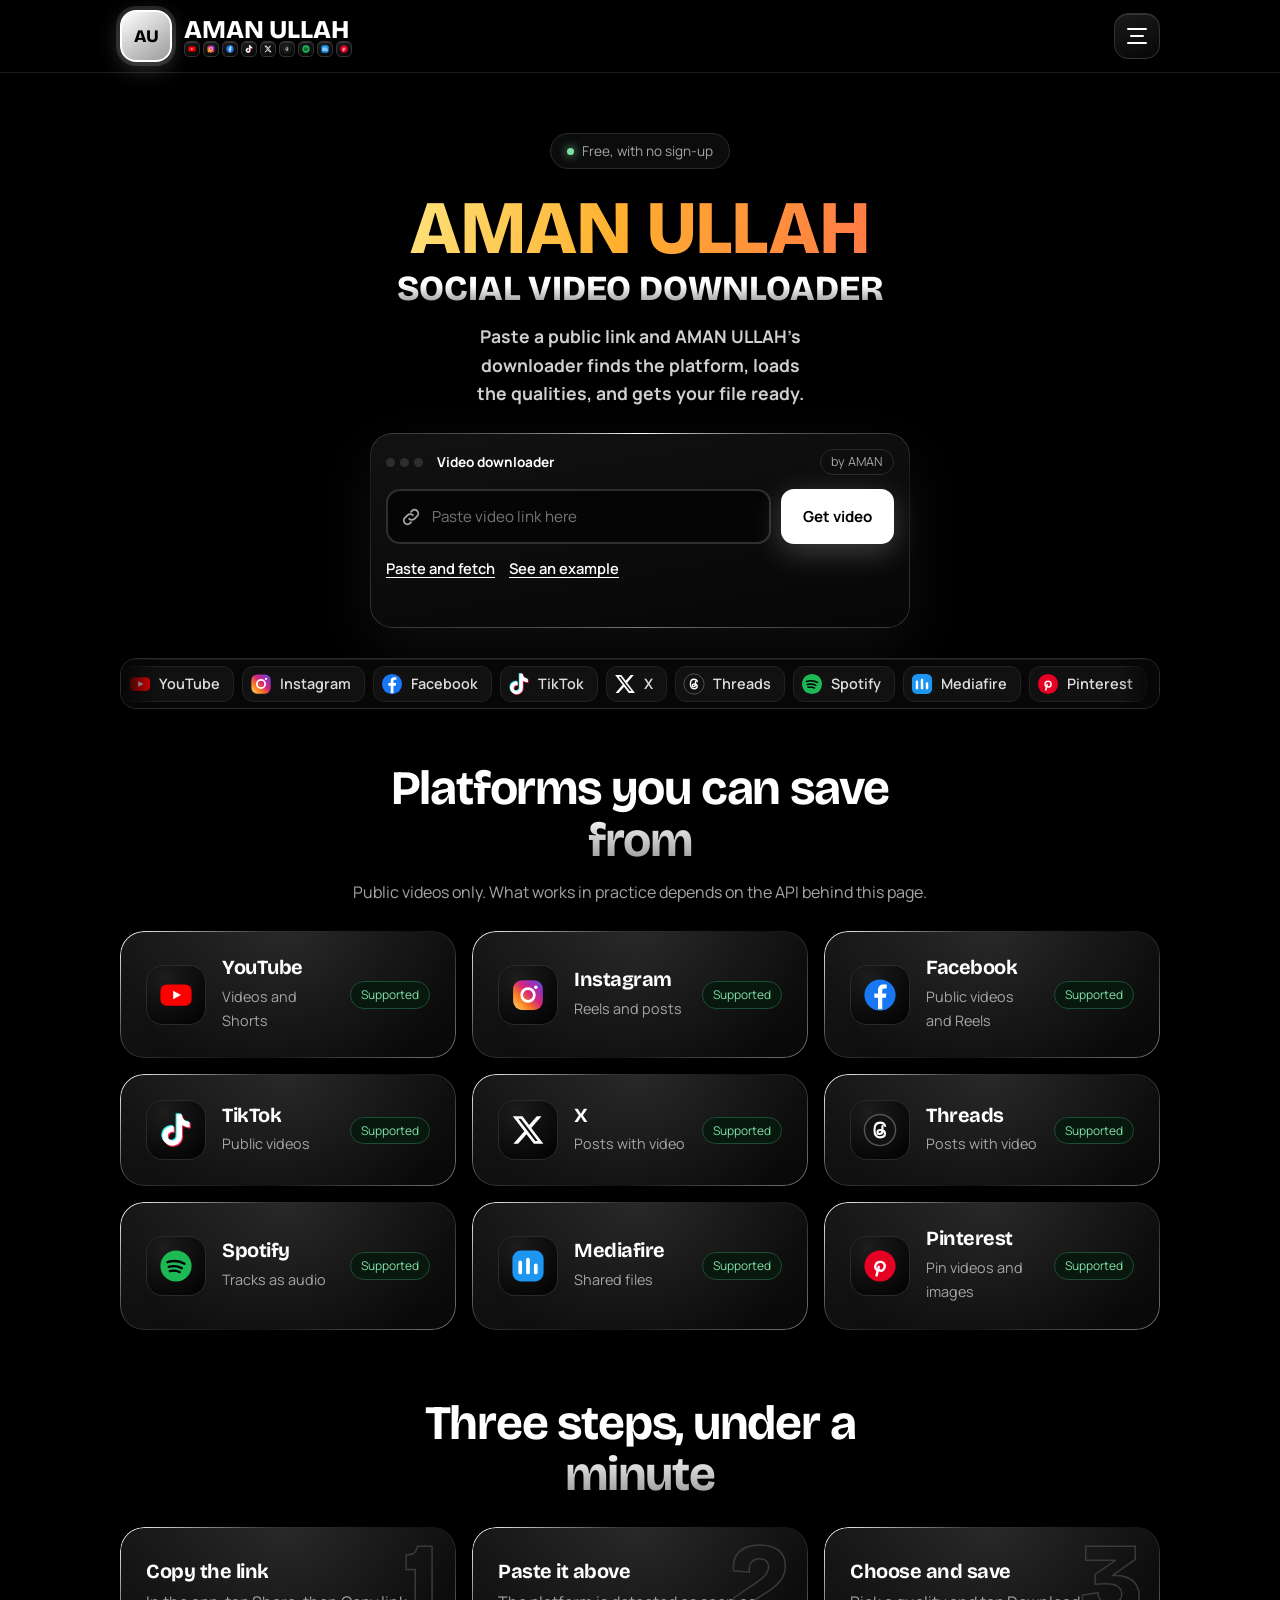
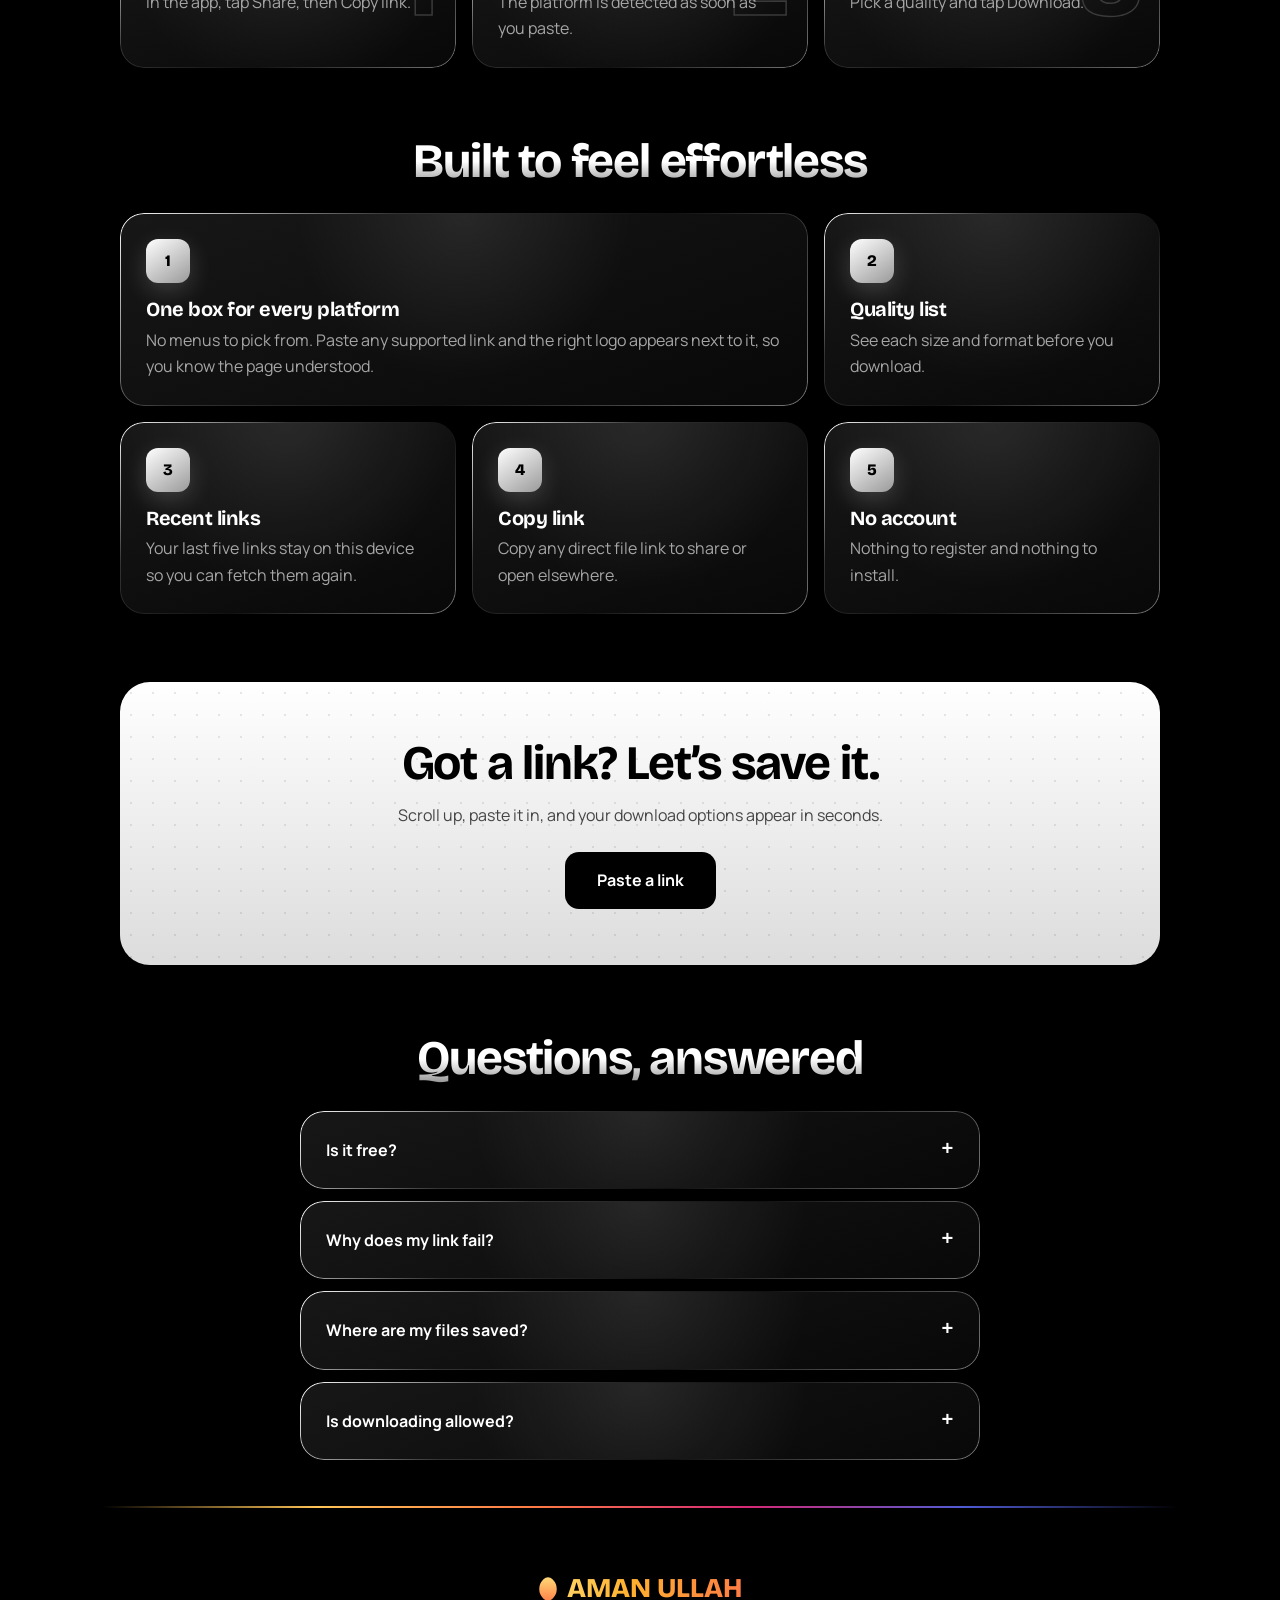
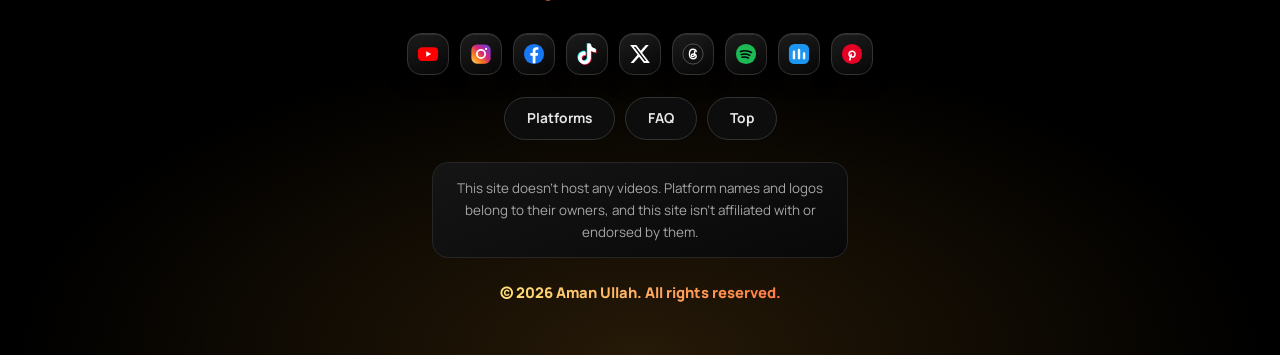
<file: index.html>
<!DOCTYPE html>
<html lang="en">
<head>
<meta charset="utf-8">
<meta name="viewport" content="width=device-width, initial-scale=1, viewport-fit=cover">
<title>Aman Ullah – Social media video downloader</title>
<link rel="icon" href="https://i.postimg.cc/nLYMY7Tn/file-000000001d2c8208af5e5e9d321af177.png">
<link href="https://fonts.googleapis.com/css2?family=Bricolage+Grotesque:wght@500;700;800&family=Manrope:wght@400;500;700&display=swap" rel="stylesheet">
<link rel="stylesheet" href="style.css">
</head>
<body>
<header><div class="wrap nav">
<div class="brand"><img class="av" src="https://i.postimg.cc/nLYMY7Tn/file-000000001d2c8208af5e5e9d321af177.png" alt="Aman Ullah" width="76" height="76" onerror="this.replaceWith(Object.assign(document.createElement('span'),{className:'av ph',textContent:'AU'}))"><div class="bt"><a class="logo" href="#top"><i></i>AMAN ULLAH</a><div class="bicons" aria-label="Supported platforms"><span data-ic="youtube"></span><span data-ic="instagram"></span><span data-ic="facebook"></span><span data-ic="tiktok"></span><span data-ic="x"></span><span data-ic="threads"></span><span data-ic="spotify"></span><span data-ic="mediafire"></span><span data-ic="pinterest"></span></div></div></div>
<button class="burger" id="burger" type="button" aria-label="Open menu" aria-expanded="false" aria-controls="side"><span></span><span></span><span></span></button>
</div></header>
<div class="scrim" id="scrim"></div>
<aside class="side" id="side" aria-hidden="true" aria-label="Menu">
<div class="sh"><b>AMAN ULLAH</b><button class="sx" id="sclose" type="button" aria-label="Close menu"><svg viewBox="0 0 24 24" fill="none" stroke="currentColor" stroke-width="2.2" stroke-linecap="round"><path d="M6 6l12 12M18 6L6 18"/></svg></button></div>
<nav class="sl"><a href="#top">Home</a><a href="#platforms">Platforms</a><a href="#how">How it works</a><a href="#features">Features</a><a href="#faq">FAQ</a></nav>
<div class="sp"><img src="[data-uri]" alt="Aman Ullah" width="64" height="80"><div><b>Hi, I’m Aman Ullah</b><p>I built this downloader to make saving videos simple: one box, clear quality choices, no sign-up.</p><div class="spb"><span>Free</span><span>No account</span><span>Works on phones</span></div></div></div>
<div class="sc"><small>Follow and explore</small>
<a class="sk" href="https://whatsapp.com/channel/0029Vb8Hsxs72WU1Dx57eu1q" target="_blank" rel="noopener"><span class="si" data-ic="whatsapp"></span>WhatsApp Channel</a>
<a class="sk" href="https://t.me/amaantechzone" target="_blank" rel="noopener"><span class="si" data-ic="telegram"></span>Telegram</a>
<a class="sk" href="https://www.tiktok.com/@amanullah.736" target="_blank" rel="noopener"><span class="si" data-ic="tiktok"></span>TikTok</a>
<a class="sk" href="https://www.google.com/search?q=aman-tools46" target="_blank" rel="noopener"><span class="si" data-ic="toolkit"></span>Aman Toolkit</a>
<a class="sk" href="https://www.google.com/search?q=amanullah-visual46" target="_blank" rel="noopener"><span class="si" data-ic="portfolio"></span>Aman Portfolio</a>
</div>
<div class="sf"><div class="sicons" hidden><span data-ic="youtube"></span><span data-ic="instagram"></span><span data-ic="facebook"></span><span data-ic="tiktok"></span><span data-ic="x"></span><span data-ic="threads"></span><span data-ic="spotify"></span><span data-ic="mediafire"></span><span data-ic="pinterest"></span></div><p>© 2026 Aman Ullah</p></div>
</aside>
<main id="top">
<div class="wrap hero">
<div class="pill"><b></b>Free, with no sign-up</div>
<h1><span class="nm">AMAN ULLAH</span><span class="sub">SOCIAL VIDEO DOWNLOADER</span></h1>
<p class="lead">Paste a public link and AMAN ULLAH’s downloader finds the platform, loads the qualities, and gets your file ready.</p>
<div class="tool"><div class="thead"><span class="dots"><i></i><i></i><i></i></span><b>Video downloader</b><em>by AMAN</em></div>
<div class="box">
<label class="field"><span class="slot" id="slot"></span>
<input id="url" type="url" inputmode="url" placeholder="Paste video link here" autocomplete="off" aria-label="Video link"></label>
<button class="go" id="go">Get video</button>
</div>
<div class="row">
<button class="lnk" id="paste" type="button">Paste and fetch</button>
<button class="lnk" id="demo" type="button">See an example</button>
<span id="hint"></span>
</div>
<div class="msg" id="msg" role="status" aria-live="polite"></div>
<div class="skel" id="skel" hidden></div>
<div class="result" id="result" hidden>
<div class="head"><div><h4 id="title"></h4><p id="meta"></p></div></div>
<div class="player"><video id="player" controls playsinline preload="metadata"></video></div>
<div id="formats"></div>
</div>
</div>
<div class="marq" aria-label="Supported platforms"><div class="track"><div class="chipl"><span data-ic="youtube"></span>YouTube</div><div class="chipl"><span data-ic="instagram"></span>Instagram</div><div class="chipl"><span data-ic="facebook"></span>Facebook</div><div class="chipl"><span data-ic="tiktok"></span>TikTok</div><div class="chipl"><span data-ic="x"></span>X</div><div class="chipl"><span data-ic="threads"></span>Threads</div><div class="chipl"><span data-ic="spotify"></span>Spotify</div><div class="chipl"><span data-ic="mediafire"></span>Mediafire</div><div class="chipl"><span data-ic="pinterest"></span>Pinterest</div><div class="chipl" aria-hidden="true"><span data-ic="youtube"></span>YouTube</div><div class="chipl" aria-hidden="true"><span data-ic="instagram"></span>Instagram</div><div class="chipl" aria-hidden="true"><span data-ic="facebook"></span>Facebook</div><div class="chipl" aria-hidden="true"><span data-ic="tiktok"></span>TikTok</div><div class="chipl" aria-hidden="true"><span data-ic="x"></span>X</div><div class="chipl" aria-hidden="true"><span data-ic="threads"></span>Threads</div><div class="chipl" aria-hidden="true"><span data-ic="spotify"></span>Spotify</div><div class="chipl" aria-hidden="true"><span data-ic="mediafire"></span>Mediafire</div><div class="chipl" aria-hidden="true"><span data-ic="pinterest"></span>Pinterest</div></div></div>
</div>
<section class="s" id="platforms"><div class="wrap">
<div class="hc"><h2>Platforms you can save from</h2><p class="muted">Public videos only. What works in practice depends on the API behind this page.</p></div>
<div class="grid">
<div class="card plat" style="--c:#ff2a2a"><div class="tile" data-ic="youtube"></div><div><h3>YouTube</h3><p>Videos and Shorts</p></div><span class="tag">Supported</span></div>
<div class="card plat" style="--c:#d62976"><div class="tile" data-ic="instagram"></div><div><h3>Instagram</h3><p>Reels and posts</p></div><span class="tag">Supported</span></div>
<div class="card plat" style="--c:#1877f2"><div class="tile" data-ic="facebook"></div><div><h3>Facebook</h3><p>Public videos and Reels</p></div><span class="tag">Supported</span></div>
<div class="card plat" style="--c:#25f4ee"><div class="tile" data-ic="tiktok"></div><div><h3>TikTok</h3><p>Public videos</p></div><span class="tag">Supported</span></div>
<div class="card plat"><div class="tile" data-ic="x"></div><div><h3>X</h3><p>Posts with video</p></div><span class="tag">Supported</span></div>
<div class="card plat"><div class="tile" data-ic="threads"></div><div><h3>Threads</h3><p>Posts with video</p></div><span class="tag">Supported</span></div>
<div class="card plat" style="--c:#1db954"><div class="tile" data-ic="spotify"></div><div><h3>Spotify</h3><p>Tracks as audio</p></div><span class="tag">Supported</span></div>
<div class="card plat" style="--c:#1d96f2"><div class="tile" data-ic="mediafire"></div><div><h3>Mediafire</h3><p>Shared files</p></div><span class="tag">Supported</span></div>
<div class="card plat" style="--c:#e60023"><div class="tile" data-ic="pinterest"></div><div><h3>Pinterest</h3><p>Pin videos and images</p></div><span class="tag">Supported</span></div>
</div>
</div></section>
<section class="s" id="how"><div class="wrap">
<div class="hc"><h2>Three steps, under a minute</h2></div>
<div class="grid steps">
<div class="card"><h3>Copy the link</h3><p class="muted">In the app, tap Share, then Copy link.</p></div>
<div class="card"><h3>Paste it above</h3><p class="muted">The platform is detected as soon as you paste.</p></div>
<div class="card"><h3>Choose and save</h3><p class="muted">Pick a quality and tap Download.</p></div>
</div>
</div></section>
<section class="s" id="features"><div class="wrap">
<div class="hc"><h2>Built to feel effortless</h2></div>
<div class="bento">
<div class="card"><div class="ico">1</div><h3>One box for every platform</h3><p class="muted">No menus to pick from. Paste any supported link and the right logo appears next to it, so you know the page understood.</p></div>
<div class="card"><div class="ico">2</div><h3>Quality list</h3><p class="muted">See each size and format before you download.</p></div>
<div class="card"><div class="ico">3</div><h3>Recent links</h3><p class="muted">Your last five links stay on this device so you can fetch them again.</p></div>
<div class="card"><div class="ico">4</div><h3>Copy link</h3><p class="muted">Copy any direct file link to share or open elsewhere.</p></div>
<div class="card"><div class="ico">5</div><h3>No account</h3><p class="muted">Nothing to register and nothing to install.</p></div>
</div>
</div></section>
<section class="s"><div class="wrap"><div class="band">
<h2>Got a link? Let’s save it.</h2><p>Scroll up, paste it in, and your download options appear in seconds.</p><a href="#top">Paste a link</a>
</div></div></section>
<section class="s" id="faq"><div class="wrap" style="max-width:720px">
<div class="hc"><h2>Questions, answered</h2></div>
<details class="card"><summary>Is it free?</summary><p>Yes. Paste a link and download without paying or creating an account.</p></details>
<details class="card"><summary>Why does my link fail?</summary><p>Private videos, deleted posts and some age-restricted content can’t be fetched. Check that the video opens without logging in.</p></details>
<details class="card"><summary>Where are my files saved?</summary><p>In your device’s normal downloads folder, or where your browser asks you to save them.</p></details>
<details class="card"><summary>Is downloading allowed?</summary><p>Only save videos you own or have permission to use. Respect each platform’s terms and the creator’s copyright.</p></details>
</div></section>
</main>
<footer><div class="wrap fg">
<div><a class="logo" href="#top" style="margin-bottom:10px"><i></i>AMAN ULLAH</a>
<p>This site doesn’t host any videos. Platform names and logos belong to their owners, and this site isn’t affiliated with or endorsed by them.</p><p style="margin-top:10px">© 2026 Aman Ullah. All rights reserved.</p></div>
<div class="flinks"><a href="#platforms">Platforms</a><a href="#faq">FAQ</a><a href="#top">Top</a></div><div class="fico" aria-label="Supported platforms"><span data-ic="youtube"></span><span data-ic="instagram"></span><span data-ic="facebook"></span><span data-ic="tiktok"></span><span data-ic="x"></span><span data-ic="threads"></span><span data-ic="spotify"></span><span data-ic="mediafire"></span><span data-ic="pinterest"></span></div>
</div></footer>
<script src="script.js"></script>
</body>
</html>
</file>
<file: style.css>
:root{
box-sizing:border-box;padding-top:env(safe-area-inset-top,0px);padding-bottom:env(safe-area-inset-bottom,0px);
--bg:#000;--card:#0c0c0c;--card2:#151515;--line:#2a2a2a;--ink:#fff;--muted:#a6a6a6;--err:#ff7b7b;--ok:#7ee0a5;
--head:"Bricolage Grotesque","Segoe UI",system-ui,sans-serif;--body:"Manrope","Segoe UI",system-ui,sans-serif;color-scheme:dark;
}
*{box-sizing:border-box}
html{scroll-behavior:smooth;scroll-padding-top:calc(env(safe-area-inset-top,0px) + 72px);background:#000}
body{margin:0;background:var(--bg);color:var(--ink);font:16px/1.65 var(--body);overflow-x:clip}
body::before{content:"";position:fixed;inset:0 0 auto;height:env(safe-area-inset-top,0px);background:#000;z-index:30}
[hidden]{display:none!important}
.wrap{max-width:1080px;margin:0 auto;padding:0 20px}
h1,h2,h3{font-family:var(--head);margin:0;line-height:1.08;letter-spacing:-.025em}
h1{font-size:clamp(2.6rem,8.5vw,5rem);font-weight:800;background:linear-gradient(180deg,#fff 40%,#8a8a8a);-webkit-background-clip:text;background-clip:text;color:transparent}
h2{font-size:clamp(1.9rem,5vw,3rem);font-weight:700;margin-bottom:12px}
h3{font-size:1.25rem;font-weight:700;margin-bottom:6px}
p{margin:0}.muted{color:var(--muted)}
svg{display:block;width:100%;height:100%}
header{position:sticky;top:env(safe-area-inset-top,0px);z-index:20;background:rgba(0,0,0,.8);backdrop-filter:blur(14px);-webkit-backdrop-filter:blur(14px);border-bottom:1px solid #1d1d1d}
.nav{display:flex;align-items:center;justify-content:space-between;height:62px}
.logo{font-family:var(--head);font-weight:800;font-size:1.35rem;color:#fff;text-decoration:none;display:flex;align-items:center;gap:9px}
.logo i{width:20px;height:20px;background:#fff;border-radius:6px 13px 6px 13px;transform:rotate(45deg)}
nav a{color:var(--muted);text-decoration:none;margin-left:22px;font-weight:500;font-size:.95rem}
nav a:hover{color:#fff}
@media(max-width:640px){nav a:not(.keep){display:none}}
:is(a,button,input,summary):focus-visible{outline:3px solid #fff;outline-offset:3px}
.hero{position:relative;text-align:center;padding:76px 0 40px}
.hero::before{content:"";position:absolute;inset:0 -20px;z-index:-1;background:radial-gradient(ellipse 60% 55% at 50% 0,rgba(255,255,255,.17),transparent 70%),radial-gradient(rgba(255,255,255,.09) 1px,transparent 1px);background-size:auto,26px 26px;-webkit-mask-image:linear-gradient(#000 55%,transparent);mask-image:linear-gradient(#000 55%,transparent)}
.pill{display:inline-flex;gap:8px;align-items:center;border:1px solid var(--line);background:#0c0c0c;border-radius:999px;padding:6px 16px;font-size:.85rem;color:var(--muted);margin-bottom:22px}
.pill b{width:7px;height:7px;border-radius:50%;background:var(--ok);box-shadow:0 0 10px var(--ok)}
.lead{max-width:50ch;margin:20px auto 34px;color:var(--muted);font-size:1.12rem}
.tool{position:relative;max-width:700px;margin:0 auto;padding:20px;text-align:left;background:var(--card);border-radius:26px;box-shadow:0 30px 80px rgba(255,255,255,.07)}
.tool::before,.card::before{content:"";position:absolute;inset:0;border-radius:inherit;padding:1px;background:linear-gradient(140deg,#fff,#333 30%,#111 60%,#777);-webkit-mask:linear-gradient(#000 0 0) content-box,linear-gradient(#000 0 0);-webkit-mask-composite:xor;mask-composite:exclude;pointer-events:none}
.box{display:flex;gap:10px;flex-wrap:wrap}
.field{flex:1 1 250px;display:flex;align-items:center;gap:12px;background:#050505;border:2px solid #2f2f2f;border-radius:16px;padding:0 14px}
.field:focus-within{border-color:#fff}
.slot{width:26px;height:26px;flex:none;color:var(--muted)}
input[type=url]{flex:1;min-width:0;padding:16px 0;font:inherit;color:#fff;background:none;border:0}
input[type=url]:focus{outline:none}
button{font:inherit;font-weight:700;cursor:pointer;border:0;border-radius:14px}
.go{padding:16px 28px;background:#fff;color:#000}.go:hover{background:#d9d9d9}.go[disabled]{opacity:.6;cursor:progress}
.row{display:flex;gap:18px;align-items:center;flex-wrap:wrap;margin-top:10px}
.lnk{background:none;color:#fff;padding:6px 0;font-weight:600;text-decoration:underline;text-underline-offset:3px;font-size:.92rem}
#hint{color:var(--muted);font-size:.9rem;margin-left:auto}
.msg{margin-top:6px;min-height:1.5em;font-size:.95rem}.msg.err{color:var(--err)}.msg.ok{color:var(--ok)}
.skel{height:84px;border-radius:16px;margin-top:12px;background:linear-gradient(90deg,#111 25%,#222 50%,#111 75%);background-size:200% 100%;animation:sh 1.2s linear infinite}
@keyframes sh{to{background-position:-200% 0}}
.result{margin-top:12px;border:1px solid var(--line);border-radius:18px;overflow:hidden;background:#080808}
.head{display:flex;gap:14px;padding:14px;align-items:center}
.head img{width:120px;aspect-ratio:16/9;object-fit:cover;border-radius:10px;background:#1a1a1a}
.head h4{margin:0;font-size:1rem;overflow-wrap:anywhere}.head p{color:var(--muted);font-size:.85rem}
.fmt{display:flex;justify-content:space-between;align-items:center;gap:10px;padding:12px 14px;border-top:1px solid var(--line)}
.fmt b{display:block}.fmt span{color:var(--muted);font-size:.85rem}
.acts{display:flex;gap:8px}
.player{padding:0 14px 14px;display:flex;justify-content:center}
.player video{display:block;width:100%;max-width:100%;max-height:70vh;border-radius:14px;background:#000;object-fit:contain}
.pick{padding:14px;border-top:1px solid var(--line);display:grid;gap:10px}
.sel{width:100%;appearance:none;-webkit-appearance:none;padding:14px 44px 14px 14px;font:inherit;font-weight:600;color:#fff;background:#111 url("data:image/svg+xml;utf8,<svg xmlns='http://www.w3.org/2000/svg' width='14' height='9' viewBox='0 0 14 9'><path d='M1 1l6 6 6-6' fill='none' stroke='%23fff' stroke-width='2' stroke-linecap='round'/></svg>") no-repeat right 16px center;border:1px solid #333;border-radius:12px;cursor:pointer}
.sel:focus-visible{outline:3px solid #fff;outline-offset:2px}
.sel option{background:#111;color:#fff}
.pick .acts{width:100%}.pick .dl,.pick .cp{flex:1;text-align:center;padding:13px 16px}
.fmt>div:first-child{min-width:0}
@media(max-width:560px){.fmt{flex-wrap:wrap}.fmt>div:first-child{flex:1 1 100%}.acts{width:100%}.acts .dl,.acts .cp{flex:1;text-align:center}}
.dl,.cp{padding:9px 16px;border-radius:11px;font-weight:700;font-size:.92rem;text-decoration:none;white-space:nowrap}
.dl{background:#fff;color:#000}.dl:hover{background:#d9d9d9}
.cp{background:#1a1a1a;color:#fff;border:1px solid #333}.cp:hover{background:#262626}
.strip{display:flex;gap:26px;justify-content:center;flex-wrap:wrap;margin-top:44px}
.strip span{width:34px;height:34px;opacity:.9}
section.s{padding:84px 0}
.hc{text-align:center;max-width:580px;margin:0 auto 44px}
.grid{display:grid;gap:16px;grid-template-columns:repeat(auto-fit,minmax(300px,1fr))}
.card{position:relative;padding:26px;background:linear-gradient(160deg,#171717,#080808);border-radius:24px;transition:transform .25s,box-shadow .25s}
.card:hover{transform:translateY(-5px);box-shadow:0 20px 50px rgba(255,255,255,.08)}
.plat{display:flex;gap:16px;align-items:center}
.tile{width:54px;height:54px;border-radius:15px;padding:10px;background:#000;border:1px solid #2a2a2a;flex:none}
.tag{margin-left:auto;font-size:.75rem;color:var(--ok);border:1px solid #1d4d33;background:#08180f;padding:3px 10px;border-radius:999px}
.plat p{color:var(--muted);font-size:.9rem}
.steps{counter-reset:st}
.step::after{counter-increment:st;content:counter(st);position:absolute;right:22px;top:6px;font:800 5rem/1 var(--head);color:transparent;-webkit-text-stroke:1px #333}
.bento{display:grid;gap:16px;grid-template-columns:repeat(6,1fr)}
.bento .card:nth-child(1){grid-column:span 4}.bento .card:nth-child(2){grid-column:span 2}
.bento .card:nth-child(3),.bento .card:nth-child(4),.bento .card:nth-child(5){grid-column:span 2}
@media(max-width:820px){.bento .card{grid-column:span 6!important}}
.ico{width:44px;height:44px;border-radius:12px;background:#fff;color:#000;display:grid;place-items:center;font-weight:800;margin-bottom:16px;font-family:var(--head)}
.band{padding:56px 24px;text-align:center;background:#fff;color:#000;border-radius:30px}
.band h2{color:#000}.band p{color:#444;max-width:50ch;margin:8px auto 24px}
.band a{display:inline-block;background:#000;color:#fff;padding:15px 32px;border-radius:14px;text-decoration:none;font-weight:700}
details{margin-bottom:12px;padding:18px 22px}
summary{cursor:pointer;font-weight:700;list-style:none;display:flex;justify-content:space-between;gap:12px}
summary::-webkit-details-marker{display:none}summary::after{content:"+";font-size:1.4rem;line-height:1}
details[open] summary::after{content:"–"}details p{margin-top:10px;color:var(--muted)}
footer{padding:48px 0 60px;border-top:1px solid #1d1d1d;color:var(--muted);font-size:.86rem}
.fg{display:flex;flex-wrap:wrap;gap:26px;justify-content:space-between}footer p{max-width:60ch}
footer a:not(.logo){color:var(--muted);margin-right:18px}
@media(prefers-reduced-motion:reduce){html{scroll-behavior:auto}.skel{animation:none}.card{transition:none}}
@property --a{syntax:"<angle>";initial-value:0deg;inherits:false}
@keyframes spin{to{transform:translateX(-50%) rotate(360deg)}}
@keyframes rot{to{--a:360deg}}
@keyframes mq{to{transform:translateX(calc(-50% - 9px))}}
.hero::after{content:"";position:absolute;width:560px;height:560px;max-width:120vw;left:50%;top:-200px;transform:translateX(-50%);border-radius:50%;z-index:-1;background:conic-gradient(rgba(255,255,255,0),rgba(255,255,255,.13),rgba(255,255,255,0),rgba(255,255,255,.08),rgba(255,255,255,0));filter:blur(70px);animation:spin 26s linear infinite}
.tool{box-shadow:0 40px 120px rgba(255,255,255,.08),0 0 0 1px rgba(255,255,255,.03)}
.tool::before{background:conic-gradient(from var(--a),#fff,#1a1a1a 22%,#7a7a7a 50%,#1a1a1a 78%,#fff);animation:rot 9s linear infinite}
.go{box-shadow:0 8px 30px rgba(255,255,255,.22);transition:transform .2s,box-shadow .2s}
.go:hover{transform:translateY(-2px);box-shadow:0 12px 36px rgba(255,255,255,.32)}
.card{background:radial-gradient(280px circle at var(--mx,50%) var(--my,0%),rgba(255,255,255,.09),transparent 60%),linear-gradient(160deg,#171717,#080808)}
.plat{--c:#fff}
.plat .tile{transition:box-shadow .3s,border-color .3s}
.plat:hover{box-shadow:0 22px 60px color-mix(in srgb,var(--c) 28%,transparent)}
.plat:hover .tile{border-color:var(--c);box-shadow:0 0 30px color-mix(in srgb,var(--c) 45%,transparent)}
.tile{width:60px;height:60px;border-radius:17px;padding:12px;background:radial-gradient(circle at 30% 20%,#1d1d1d,#000)}
.marq{overflow:hidden;margin-top:50px;-webkit-mask-image:linear-gradient(90deg,transparent,#000 14%,#000 86%,transparent);mask-image:linear-gradient(90deg,transparent,#000 14%,#000 86%,transparent)}
.track{display:flex;gap:18px;width:max-content;animation:mq 30s linear infinite}
.chipl{display:flex;align-items:center;gap:10px;padding:10px 22px 10px 12px;border:1px solid #2a2a2a;border-radius:999px;background:#0c0c0c;color:#ddd;font-weight:600}
.chipl span{width:28px;height:28px}
.steps .card{padding-top:34px;overflow:hidden}
.steps .card::after{counter-increment:st;content:counter(st);position:absolute;right:20px;top:2px;font:800 6.5rem/1 var(--head);color:transparent;-webkit-text-stroke:1.5px #3a3a3a;pointer-events:none}
.steps .card h3,.steps .card p{position:relative;z-index:1}
.ico{background:linear-gradient(145deg,#fff,#9a9a9a);box-shadow:0 8px 24px rgba(255,255,255,.18)}
.band{position:relative;overflow:hidden;background:radial-gradient(rgba(0,0,0,.09) 1px,transparent 1px) 0 0/22px 22px,linear-gradient(180deg,#fff,#dcdcdc)}
.hc h2{background:linear-gradient(180deg,#fff 50%,#8d8d8d);-webkit-background-clip:text;background-clip:text;color:transparent}
.band h2{background:none;color:#000}
.rv{opacity:0;transform:translateY(24px);transition:opacity .8s ease,transform .8s ease}
.rv.in{opacity:1;transform:none;transition:opacity .8s ease,transform .25s ease,box-shadow .25s ease,border-color .3s}
@media(prefers-reduced-motion:reduce){.hero::after,.tool::before,.track{animation:none}.rv{opacity:1;transform:none}}
.hero{padding-top:60px}
.lead{margin:16px auto 26px}
.tool{max-width:540px;padding:16px 16px 12px;border-radius:22px;background:linear-gradient(170deg,#121212,#060606)}
.thead{display:flex;align-items:center;gap:10px;margin:0 0 14px;font-size:.85rem;color:var(--muted)}
.dots{display:flex;gap:5px}.dots i{width:9px;height:9px;border-radius:50%;background:#2e2e2e}
.thead b{color:#fff;font-weight:700;margin-left:4px}
.thead em{margin-left:auto;font-style:normal;font-size:.78rem;border:1px solid #2a2a2a;border-radius:999px;padding:2px 10px}
.field{flex-basis:210px;border-radius:14px;padding:0 12px;gap:10px}
.slot{width:22px;height:22px}
input[type=url]{padding:13px 0;font-size:.95rem}
.go{padding:13px 22px;font-size:.95rem;border-radius:13px}
.row{margin-top:6px;gap:14px}
.head img{width:96px}
@media(max-width:520px){.go{width:100%}}
.wrap.hero{padding-left:20px;padding-right:20px}
.tool{width:100%}
.logo i{flex:none}
@media(max-width:520px){.wrap.hero{padding-left:16px;padding-right:16px}}
.about{display:grid;gap:40px;grid-template-columns:1.1fr .9fr;align-items:center}
.about h2{margin-bottom:16px}
.about p{color:var(--muted);max-width:48ch}
.badges{display:flex;gap:10px;flex-wrap:wrap;margin-top:24px}
.badges span{border:1px solid #2a2a2a;background:#0c0c0c;border-radius:999px;padding:7px 16px;font-size:.88rem;font-weight:600;color:#ddd}
.pic{position:relative;max-width:380px;width:100%;margin:0 auto;padding-top:44px}
.arch{position:absolute;left:4%;right:4%;top:14%;bottom:0;border-radius:999px 999px 30px 30px;background:radial-gradient(ellipse at 50% 0,#3c3c3c,#0d0d0d 70%);border:1px solid #3a3a3a;box-shadow:0 30px 90px rgba(255,255,255,.12),inset 0 1px 0 rgba(255,255,255,.18)}
.arch::before{content:"";position:absolute;inset:-14px;border-radius:inherit;border:1px dashed #2c2c2c}
.pic img{position:relative;display:block;width:100%;height:auto;filter:drop-shadow(0 18px 26px rgba(0,0,0,.55))}
@media(max-width:820px){.about{grid-template-columns:1fr;gap:28px}.about>div:first-child{order:2;text-align:center}.about p{margin:0 auto}.badges{justify-content:center}}
.hero h1{font-size:clamp(2rem,7.2vw,3.9rem);line-height:1.05;text-transform:uppercase;letter-spacing:-.01em;overflow-wrap:anywhere}
.hero h1 .nm{background:linear-gradient(100deg,#ffe27a,#ffb02e 45%,#ff7a45);-webkit-background-clip:text;background-clip:text;color:transparent;filter:drop-shadow(0 0 22px rgba(255,170,50,.35))}
.hero h1{font-size:clamp(1.45rem,5.2vw,2.7rem);line-height:1.12;letter-spacing:0}
.hero .lead{font-size:clamp(.85rem,3.7vw,1.1rem);font-weight:700;line-height:1.6;color:#cfcfcf;max-width:38ch;text-align:center;text-wrap:balance}
.hero h1{display:flex;flex-direction:column;align-items:center;gap:.12em;background:none;font-size:clamp(1rem,5.6vw,2.2rem);line-height:1.05;font-weight:800}
.hero h1 .nm,.hero h1 .sub{display:block;white-space:nowrap;line-height:1}
.hero h1 .nm{font-size:2.3em}
.hero h1 .sub{background:linear-gradient(180deg,#fff 40%,#8a8a8a);-webkit-background-clip:text;background-clip:text;color:transparent}
html{scroll-padding-top:calc(env(safe-area-inset-top,0px) + 92px)}
.nav{height:auto;padding:9px 0}
.brand{display:flex;flex-direction:column;gap:6px}
.brand .logo{font-size:1.15rem;letter-spacing:.06em;text-transform:uppercase}
.bicons{display:flex;gap:9px;padding-left:29px}
.bicons span{width:17px;height:17px;display:block}
html{scroll-padding-top:calc(env(safe-area-inset-top,0px) + 110px)}
.nav{padding:15px 0}
.brand{gap:9px}
.brand .logo{font-size:1.4rem;gap:12px}
.av{width:48px;height:48px;border-radius:50%;object-fit:cover;border:2px solid #fff;box-shadow:0 0 0 4px rgba(255,255,255,.12),0 6px 22px rgba(255,255,255,.2);flex:none;background:#111}
.av + i{display:none}
.bicons{gap:11px;padding-left:5px}
.bicons span{width:21px;height:21px}
.brand:has(.av) .bicons{padding-left:60px}
html{scroll-padding-top:calc(env(safe-area-inset-top,0px) + 130px)}
.nav{padding:12px 0}
.brand{flex-direction:row;align-items:center;gap:16px}
.bt{display:flex;flex-direction:column;gap:9px;min-width:0}
.av{width:76px;height:76px;border-width:3px}
.bicons,.brand:has(.av) .bicons{padding-left:32px}
.brand:has(.av) .bicons{padding-left:0}
.brand:has(.av) .logo i{display:none}
@media(max-width:520px){.av{width:64px;height:64px}.brand{gap:12px}.brand .logo{font-size:1.2rem}.bicons span{width:19px;height:19px}.bicons{gap:9px}}
.wrap.nav{padding-left:20px;padding-right:20px}
.av{width:96px;height:96px;border-width:3px}
.av.ph{display:grid;place-items:center;font:800 2rem var(--head);color:#000;background:linear-gradient(145deg,#fff,#9a9a9a)}
.brand{gap:18px}
.brand .logo{font-size:1.5rem}
.bicons span{width:23px;height:23px}
.bicons{gap:12px}
html{scroll-padding-top:calc(env(safe-area-inset-top,0px) + 150px)}
@media(max-width:520px){.wrap.nav{padding-left:14px;padding-right:14px}.av{width:84px;height:84px}.av.ph{font-size:1.7rem}.brand{gap:12px}.brand .logo{font-size:1.15rem;letter-spacing:.04em}.bicons span{width:19px;height:19px}.bicons{gap:9px}}
.av{width:68px;height:68px}
.av.ph{font-size:1.4rem}
.brand{gap:14px}
.brand .logo{font-size:1.3rem}
.bicons span{width:20px;height:20px}
.bicons{gap:10px}
html{scroll-padding-top:calc(env(safe-area-inset-top,0px) + 120px)}
@media(max-width:520px){.av{width:58px;height:58px}.av.ph{font-size:1.2rem}.brand{gap:11px}.brand .logo{font-size:1.05rem}.bicons span{width:18px;height:18px}.bicons{gap:8px}}
.av{width:52px;height:52px;border-width:2px}
.av.ph{font-size:1.1rem}
.brand{gap:12px}
.brand .logo{font-size:1.15rem}
.bicons span{width:18px;height:18px}
.bicons{gap:9px}
.nav{padding:10px 0}
html{scroll-padding-top:calc(env(safe-area-inset-top,0px) + 96px)}
@media(max-width:520px){.av{width:44px;height:44px}.av.ph{font-size:.95rem}.brand{gap:10px}.brand .logo{font-size:.98rem}.bicons span{width:16px;height:16px}.bicons{gap:7px}.nav{padding:9px 0}}
.brand .logo{font-size:1.6rem;letter-spacing:.07em}
@media(max-width:520px){.brand .logo{font-size:1.3rem;letter-spacing:.05em}}
.av{border-radius:16px}
.bt{display:flex;flex-direction:column;align-items:stretch;gap:8px}
.brand .bicons,.brand:has(.av) .bicons{display:flex;justify-content:space-between;gap:8px;padding-left:0}
.brand .logo{display:block;line-height:1.1}
@media(max-width:520px){.av{border-radius:13px}}
.bt{gap:3px}
.brand .logo{line-height:1;margin-top:3px}
.brand .bicons{margin-top:-2px}
.bt{gap:0}
.brand .logo{margin-top:6px;margin-bottom:0}
.brand .bicons{margin-top:-5px}
.brand .bicons,.brand:has(.av) .bicons{justify-content:flex-start;gap:5px}
@media(max-width:520px){.brand .bicons,.brand:has(.av) .bicons{gap:4px}}
.brand .logo{position:relative;top:-4px}
.brand .logo{letter-spacing:0;word-spacing:-.05em}
@media(max-width:520px){.brand .logo{letter-spacing:0}}
.brand .bicons,.brand:has(.av) .bicons{display:grid;grid-template-columns:repeat(6,1fr);gap:5px;justify-content:stretch}
.brand .bicons span{width:auto;height:auto;aspect-ratio:1;padding:18%;border-radius:9px;background:linear-gradient(160deg,#1c1c1c,#070707);border:1px solid #333;box-shadow:inset 0 1px 0 rgba(255,255,255,.12),0 3px 10px rgba(0,0,0,.5);transition:transform .2s,border-color .2s,box-shadow .2s}
.brand .bicons span:hover{transform:translateY(-2px);border-color:#aaa;box-shadow:inset 0 1px 0 rgba(255,255,255,.2),0 6px 16px rgba(255,255,255,.18)}
.brand .bicons,.brand:has(.av) .bicons{grid-template-columns:repeat(6,auto);justify-content:space-between;gap:4px}
.brand .bicons span{width:21px;height:21px;padding:4px;border-radius:7px}
@media(max-width:520px){.brand .bicons span{width:18px;height:18px;padding:3px;border-radius:6px}}
.burger{width:46px;height:46px;border-radius:14px;background:linear-gradient(160deg,#1a1a1a,#070707);border:1px solid #333;display:flex;flex-direction:column;justify-content:center;align-items:center;gap:5px;padding:0;flex:none;box-shadow:inset 0 1px 0 rgba(255,255,255,.12)}
.burger span{display:block;width:20px;height:2px;border-radius:2px;background:#fff;transition:width .2s}
.burger span:nth-child(2){width:14px}
.burger:hover span:nth-child(2){width:20px}
.scrim{position:fixed;inset:0;background:rgba(0,0,0,.65);backdrop-filter:blur(3px);-webkit-backdrop-filter:blur(3px);z-index:40;opacity:0;pointer-events:none;transition:opacity .3s}
.scrim.open{opacity:1;pointer-events:auto}
.side{position:fixed;top:0;right:0;bottom:0;width:min(82vw,330px);z-index:50;display:flex;flex-direction:column;padding:calc(env(safe-area-inset-top,0px) + 18px) 22px calc(env(safe-area-inset-bottom,0px) + 22px);background:linear-gradient(170deg,#141414,#050505);border-left:1px solid #2a2a2a;box-shadow:-30px 0 80px rgba(0,0,0,.7);transform:translateX(105%);visibility:hidden;transition:transform .32s ease,visibility 0s linear .32s;overflow-y:auto}
.side.open{transform:none;visibility:visible;transition:transform .32s ease,visibility 0s}
.sh{display:flex;align-items:center;justify-content:space-between;padding-bottom:18px;border-bottom:1px solid #222}
.sh b{font:800 1.2rem var(--head)}
.sx{width:42px;height:42px;border-radius:12px;background:#151515;border:1px solid #333;color:#fff;display:grid;place-items:center;padding:10px}
.sl{display:flex;flex-direction:column;margin-top:10px}
.sl a{color:#fff;text-decoration:none;font:700 1.35rem var(--head);padding:16px 4px;border-bottom:1px solid #1d1d1d;transition:padding .2s,color .2s}
.sl a:hover{padding-left:12px;color:#ffc457}
.sf{margin-top:auto;padding-top:24px}
.sicons{display:flex;gap:10px}
.sicons span{width:34px;height:34px;padding:7px;border-radius:10px;background:linear-gradient(160deg,#1c1c1c,#070707);border:1px solid #333}
.sf p{margin-top:14px;color:var(--muted);font-size:.82rem}
@media(prefers-reduced-motion:reduce){.side,.scrim{transition:none}}
.side{width:min(76vw,290px);padding:calc(env(safe-area-inset-top,0px) + 14px) 18px calc(env(safe-area-inset-bottom,0px) + 16px)}
.sh{padding-bottom:12px}
.sh b{font-size:1.05rem}
.sx{width:38px;height:38px;padding:9px}
.sl{margin-top:4px}
.sl a{font-size:1.1rem;padding:10px 4px}
.sc{margin-top:16px}
.sc small{display:block;color:var(--muted);font-size:.78rem;margin-bottom:6px;padding-left:4px}
.sk{display:flex;align-items:center;gap:11px;padding:7px 6px;border-radius:12px;color:#e6e6e6;text-decoration:none;font-weight:600;font-size:.93rem;transition:background .2s}
.sk:hover{background:#161616}
.si{width:30px;height:30px;padding:6px;border-radius:9px;background:linear-gradient(160deg,#1c1c1c,#070707);border:1px solid #333;flex:none}
.sf{padding-top:14px}
.sf p{margin-top:0}
.sc{margin-top:20px}
.sc small{display:flex;align-items:center;gap:10px;font:700 1.05rem var(--head);color:#fff;margin-bottom:12px;padding-left:2px}
.sc small::after{content:"";flex:1;height:1px;background:linear-gradient(90deg,#3a3a3a,transparent)}
.sk{--c:#fff;position:relative;gap:13px;padding:10px 12px;margin-bottom:9px;border-radius:16px;font-size:1.02rem;background:linear-gradient(160deg,#181818,#0a0a0a);border:1px solid #262626;box-shadow:inset 0 1px 0 rgba(255,255,255,.07);transition:transform .2s,border-color .2s,box-shadow .2s}
.sk:hover{transform:translateX(3px);background:linear-gradient(160deg,#1d1d1d,#0b0b0b);border-color:var(--c);box-shadow:0 8px 26px color-mix(in srgb,var(--c) 24%,transparent)}
.si{width:42px;height:42px;padding:8px;border-radius:13px;transition:border-color .2s,box-shadow .2s}
.sk:hover .si{border-color:var(--c);box-shadow:0 0 16px color-mix(in srgb,var(--c) 40%,transparent)}
.sc a:nth-of-type(1){--c:#25d366}
.sc a:nth-of-type(2){--c:#229ed9}
.sc a:nth-of-type(3){--c:#25f4ee}
.sc a:nth-of-type(4){--c:#ffc457}
.sc a:nth-of-type(5){--c:#ffffff}
footer{position:relative;border-top:0;padding:60px 0 50px;background:radial-gradient(ellipse 70% 100% at 50% 100%,rgba(255,170,50,.15),transparent 70%)}
footer::before{content:"";position:absolute;top:0;left:8%;right:8%;height:2px;background:linear-gradient(90deg,transparent,#ffc457,#ff7a45,#d62976,#4f5bd5,transparent)}
.fg{flex-direction:column;align-items:center;justify-content:center;gap:22px;text-align:center}
.fg>div:first-child{display:contents}
.fg .logo{order:1;margin:0!important;font-size:1.7rem;text-transform:uppercase;background:linear-gradient(100deg,#ffe27a,#ffb02e 45%,#ff7a45);-webkit-background-clip:text;background-clip:text;color:transparent}
.fg .logo i{background:linear-gradient(135deg,#ffe27a,#ff7a45)}
.fico{order:2;display:flex;gap:11px;flex-wrap:wrap;justify-content:center}
.fico span{width:42px;height:42px;padding:9px;border-radius:14px;background:linear-gradient(160deg,#1c1c1c,#070707);border:1px solid #333;box-shadow:inset 0 1px 0 rgba(255,255,255,.1),0 6px 18px rgba(0,0,0,.5);transition:transform .2s,box-shadow .2s}
.fico span:hover{transform:translateY(-3px);box-shadow:0 10px 24px rgba(255,170,50,.28)}
.flinks{order:3;display:flex;gap:10px;flex-wrap:wrap;justify-content:center}
footer .flinks a:not(.logo){margin:0;padding:9px 22px;border-radius:999px;border:1px solid #333;background:#0d0d0d;color:#e6e6e6;text-decoration:none;font-weight:700;transition:background .2s,color .2s,border-color .2s}
footer .flinks a:not(.logo):hover{background:linear-gradient(100deg,#ffe27a,#ff9a3c);color:#000;border-color:transparent}
.fg p:first-of-type{order:4;max-width:52ch;padding:14px 18px;border:1px solid #262626;border-radius:16px;background:linear-gradient(160deg,#151515,#080808);color:var(--muted);font-size:.84rem;margin:0!important}
.fg p:last-of-type{order:5;margin:0!important;font-weight:800;font-size:.92rem;background:linear-gradient(100deg,#ffe27a,#ff7a45);-webkit-background-clip:text;background-clip:text;color:transparent}
header{backdrop-filter:none;-webkit-backdrop-filter:none;background:rgba(0,0,0,.94)}
.hero::after{animation:none;filter:none;width:520px;height:340px;border-radius:50%;background:radial-gradient(closest-side,rgba(255,255,255,.1),transparent)}
.tool::before{animation:none}
.tool{box-shadow:0 20px 60px rgba(255,255,255,.06)}
.hero h1 .nm{filter:none}
.track{will-change:transform}
/* navbar icons: 8 in one compact row */
.brand .bicons,.brand:has(.av) .bicons{display:flex;flex-wrap:nowrap;justify-content:flex-start;gap:3px;margin-top:-6px}
.brand .bicons span{width:16px;height:16px;padding:3px;border-radius:5px;flex:none}
@media(max-width:520px){.brand .bicons,.brand:has(.av) .bicons{gap:2px}.brand .bicons span{width:14px;height:14px;padding:2.5px;border-radius:4px}}
/* platform pills: one big pill holding the small scrolling pills */
@keyframes mq{to{transform:translateX(calc(-50% - 4px))}}
.marq{position:relative;margin-top:30px;padding:7px 0;border:1px solid #2a2a2a;border-radius:999px;background:#070707;box-shadow:inset 0 1px 0 rgba(255,255,255,.08);-webkit-mask-image:none;mask-image:none}
.marq::before,.marq::after{content:"";position:absolute;top:0;bottom:0;width:38px;z-index:1;pointer-events:none}
.marq::before{left:0;background:linear-gradient(90deg,#070707,transparent)}
.marq::after{right:0;background:linear-gradient(270deg,#070707,transparent)}
.track{gap:8px}
.chipl{gap:8px;padding:5px 13px 5px 7px;font-size:.9rem;border-color:#222;background:#111}
.chipl span{width:22px;height:22px}
section.s{padding:34px 0}
section.s#platforms{padding-top:14px}
.hc{margin-bottom:26px}
.marq{border-radius:16px}
.chipl{border-radius:11px}
/* no sideways scroll; logo not cropped */
html{overflow-x:hidden;max-width:100%}
body{max-width:100%}
.hero::after{max-width:90vw}
.brand .av{object-fit:contain}
/* sidebar profile */
.side{overflow-y:auto;overscroll-behavior:contain}
.sp{display:flex;gap:12px;align-items:center;margin-top:16px;padding:12px;border:1px solid #222;border-radius:16px;background:#0c0c0c}
.sp img{width:64px;height:80px;object-fit:cover;object-position:top;border-radius:12px;flex:none;background:#111}
.sp b{display:block;font:700 1rem var(--head);line-height:1.25}
.sp p{margin:4px 0 0;font-size:.82rem;line-height:1.4;color:#aaa}
.spb{display:flex;flex-wrap:wrap;gap:5px;margin-top:8px}
.spb span{padding:2px 8px;border:1px solid #2a2a2a;border-radius:8px;font-size:.7rem;color:#ccc}
.sp{flex-direction:column;align-items:stretch;gap:12px;padding:10px}
.sp img{width:100%;height:auto;aspect-ratio:1/1;object-fit:cover;object-position:50% 18%;border-radius:12px}
.sp>div{padding:0 4px 4px}
.sp b{font-size:1.1rem}
.sp p{font-size:.88rem}
.sp img{-webkit-mask-image:linear-gradient(to bottom,#000 52%,rgba(0,0,0,.65) 74%,transparent 100%);mask-image:linear-gradient(to bottom,#000 52%,rgba(0,0,0,.65) 74%,transparent 100%);border-radius:12px 12px 0 0;margin-bottom:-38px}
.sp>div{position:relative;z-index:1}
</file>
